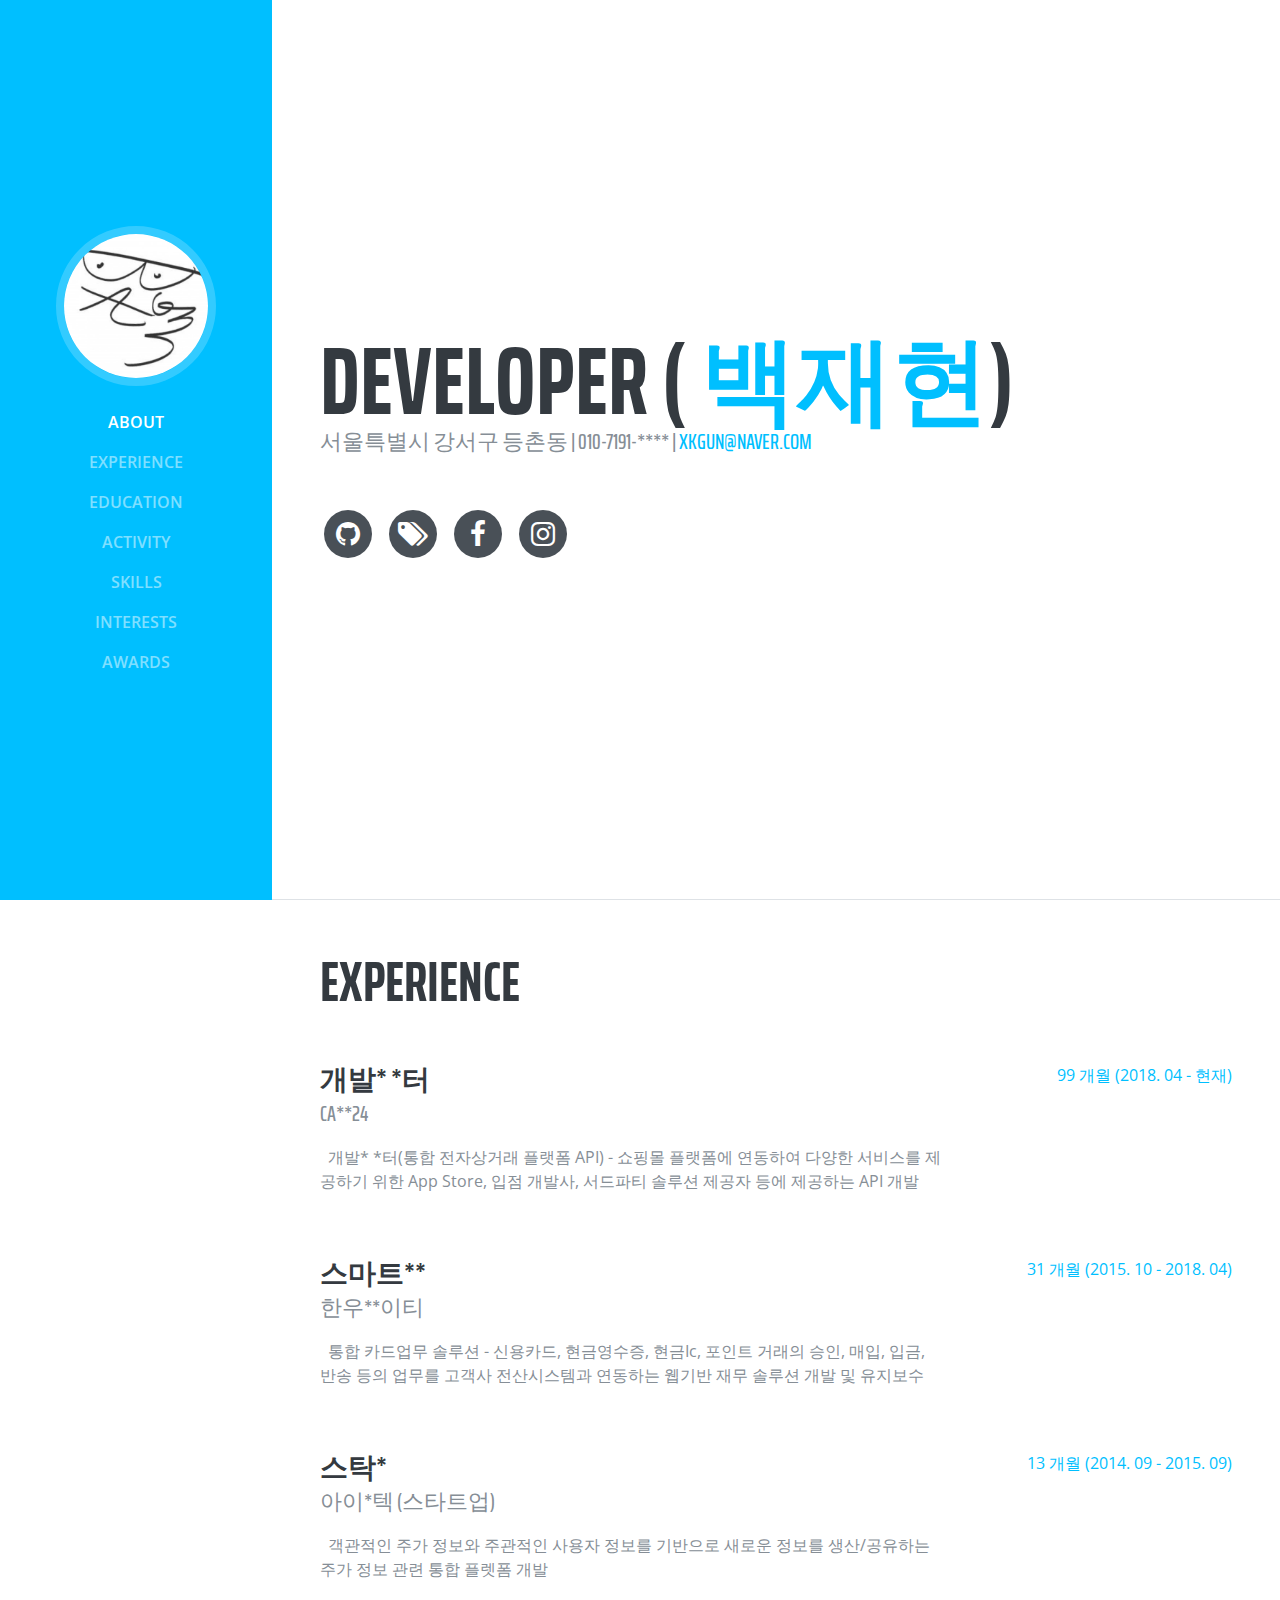
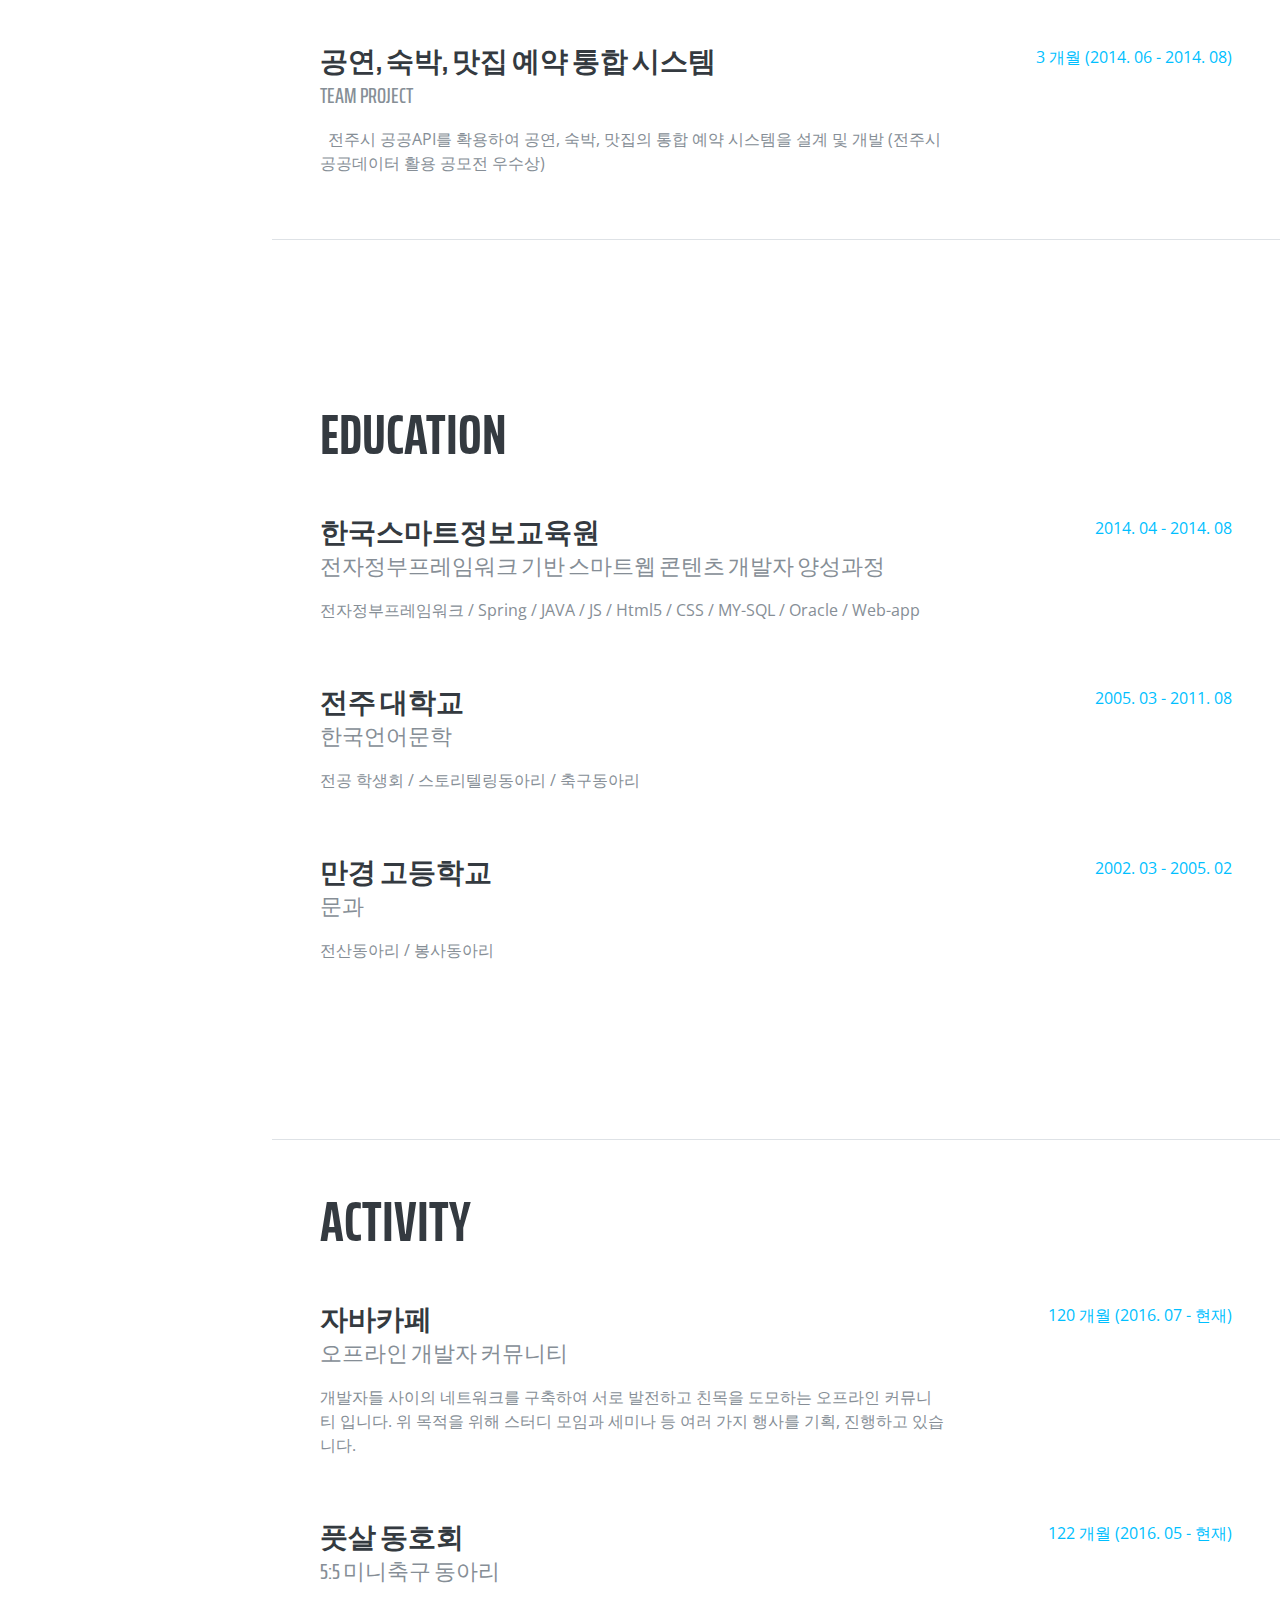
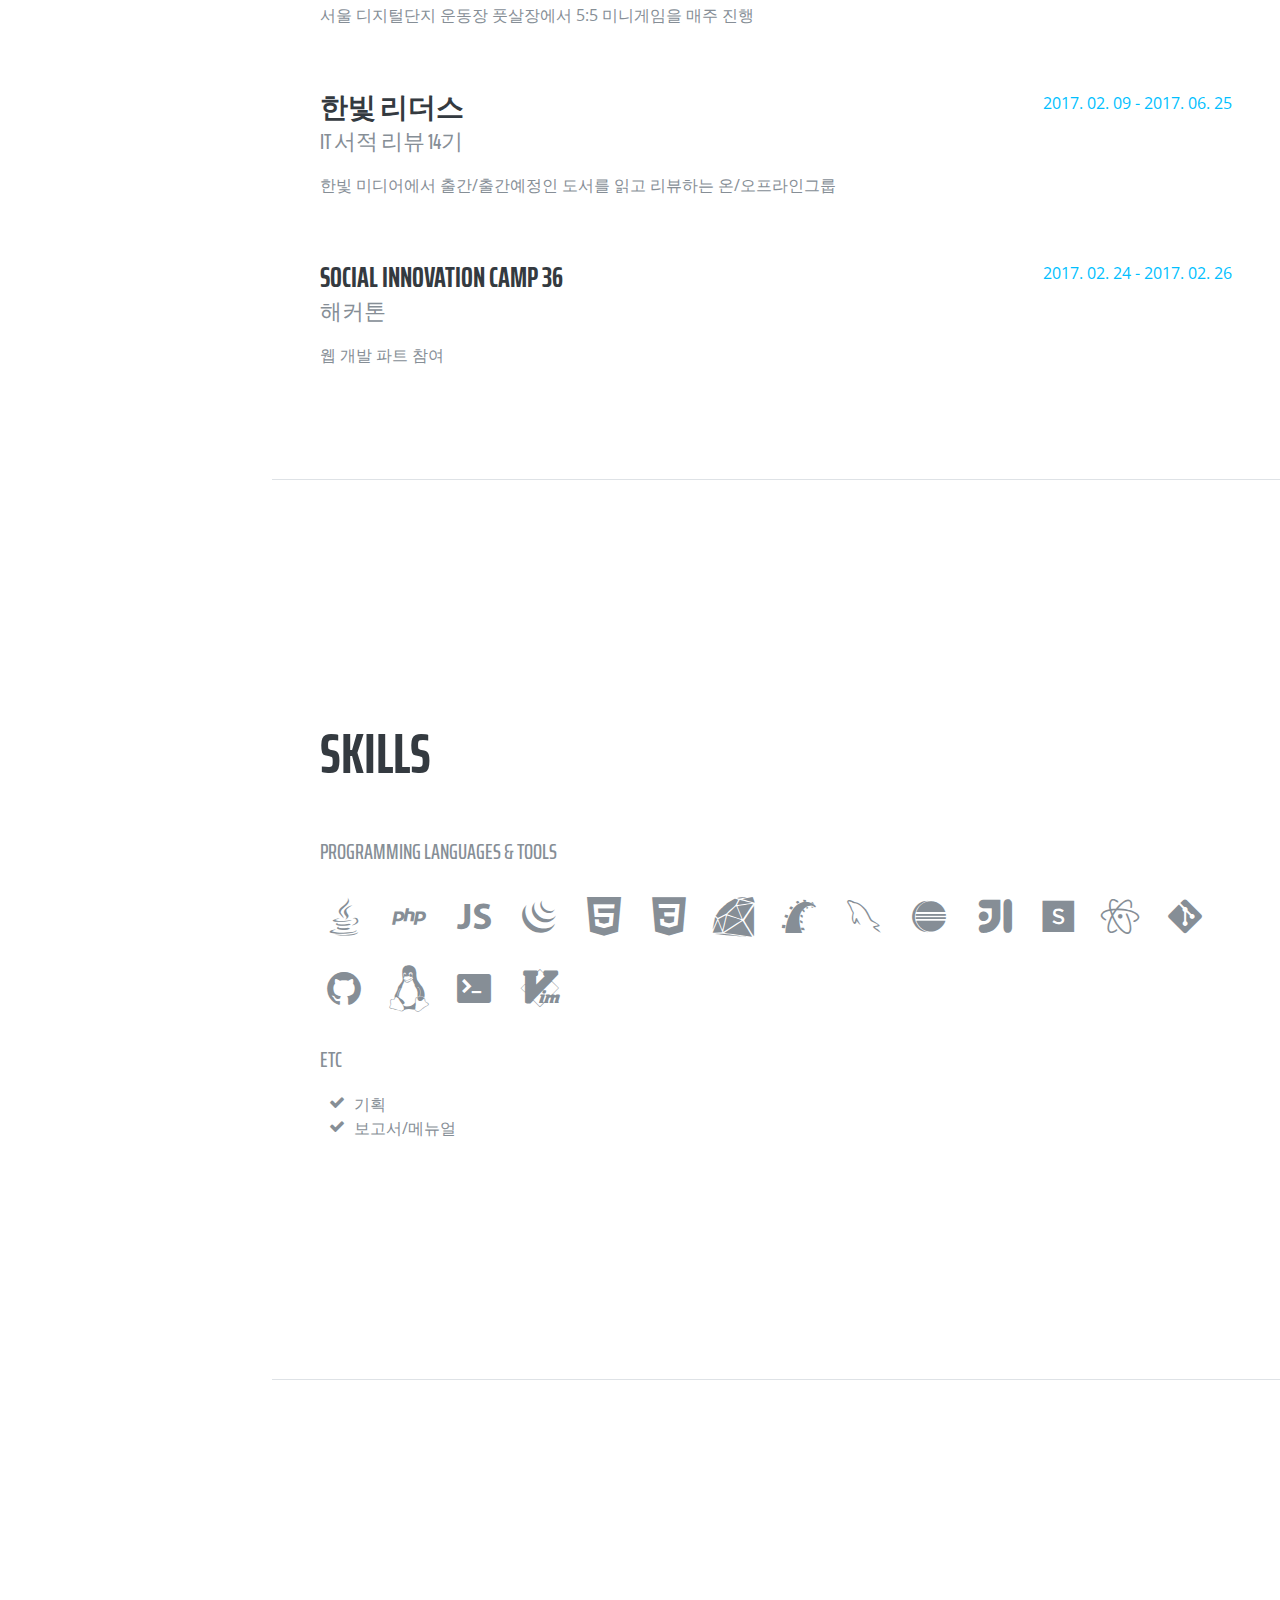
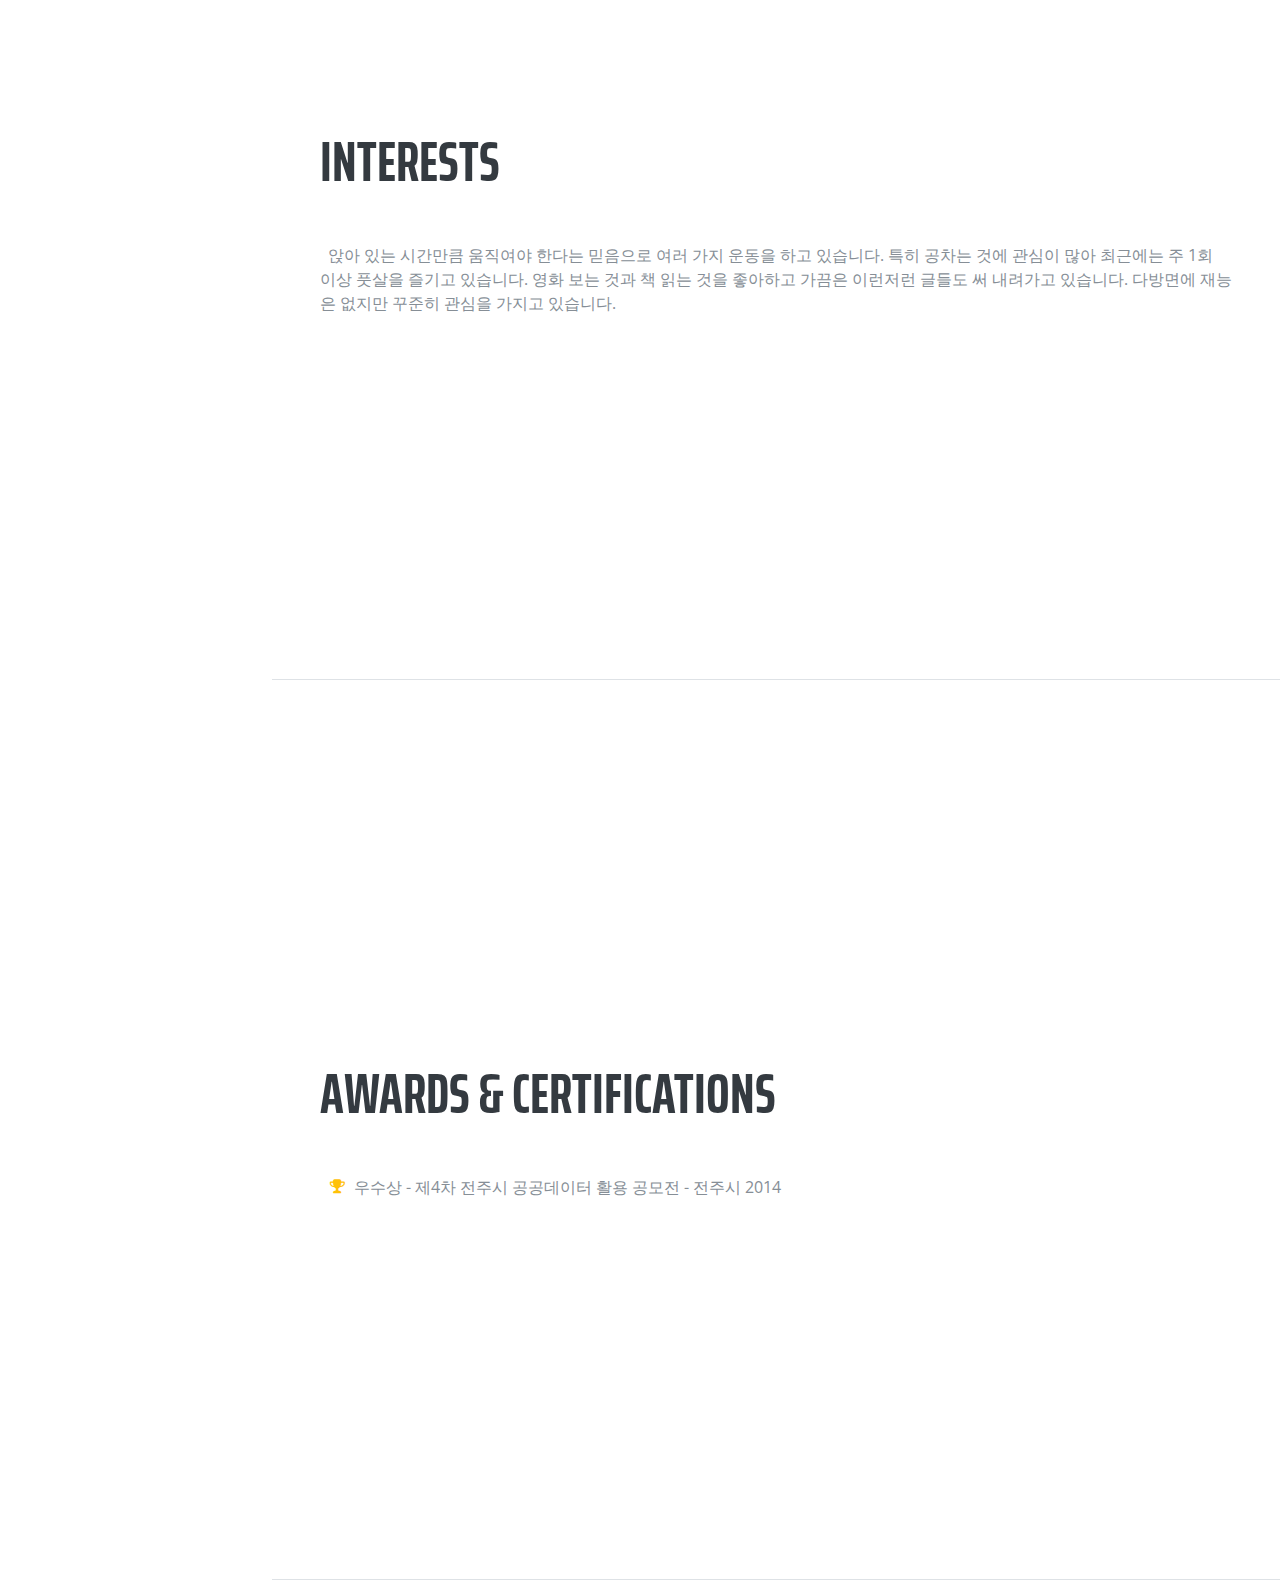
<file: index.html>
<!DOCTYPE html>
<html lang="en">

  <head>
    <meta charset="utf-8">
    <meta name="viewport" content="width=device-width, initial-scale=1, shrink-to-fit=no">
    <meta name="author" content="개발자 백재현">
    <meta name="description" content="개발자 백재현의 개인 홈페이지입니다.">

    <meta property="og:type" content="website">
    <meta property="og:title" content="developer(백재현)">
    <meta property="og:description" content="개발자 백재현의 개인 홈페이지입니다.">
    <meta property="og:image" content="http://fast87.com/img/profile.jpg">
    <meta property="og:url" content="http://fast87.com/">
    <link rel="canonical" href="http://fast87.com/">
    <link rel="shortcut icon" type="image/x-icon" href="img/favicon.ico">

    <title>developer(백재현)</title>

    <!-- Bootstrap core CSS -->
    <link href="vendor/bootstrap/css/bootstrap.min.css" rel="stylesheet">

    <!-- Custom fonts for this template -->
    <link href="https://fonts.googleapis.com/css?family=Saira+Extra+Condensed:100,200,300,400,500,600,700,800,900" rel="stylesheet">
    <link href="https://fonts.googleapis.com/css?family=Open+Sans:300,300i,400,400i,600,600i,700,700i,800,800i" rel="stylesheet">
    <link href="vendor/font-awesome/css/font-awesome.min.css" rel="stylesheet">
    <link href="vendor/devicons/css/devicons.min.css" rel="stylesheet">
    <link href="vendor/simple-line-icons/css/simple-line-icons.css" rel="stylesheet">

    <!-- Custom styles for this template -->
    <link href="css/resume.css" rel="stylesheet">

  </head>

  <body id="page-top">

    <nav class="navbar navbar-expand-lg navbar-dark bg-primary fixed-top" id="sideNav">
      <a class="navbar-brand js-scroll-trigger" href="#page-top">
        <span class="d-block d-lg-none">developer (백재현)</span>
        <span class="d-none d-lg-block">
          <img class="img-fluid img-profile rounded-circle mx-auto mb-2" src="img/profile.jpg" alt="">
        </span>
      </a>
      <button class="navbar-toggler" type="button" data-toggle="collapse" data-target="#navbarSupportedContent" aria-controls="navbarSupportedContent" aria-expanded="false" aria-label="Toggle navigation">
        <span class="navbar-toggler-icon"></span>
      </button>
      <div class="collapse navbar-collapse" id="navbarSupportedContent">
        <ul class="navbar-nav">
          <li class="nav-item">
            <a class="nav-link js-scroll-trigger" href="#about">About</a>
          </li>
          <li class="nav-item">
            <a class="nav-link js-scroll-trigger" href="#experience">Experience</a>
          </li>
          <li class="nav-item">
            <a class="nav-link js-scroll-trigger" href="#education">Education</a>
          </li>
          <li class="nav-item">
            <a class="nav-link js-scroll-trigger" href="#activity">Activity</a>
          </li>
          <li class="nav-item">
            <a class="nav-link js-scroll-trigger" href="#skills">Skills</a>
          </li>
          <li class="nav-item">
            <a class="nav-link js-scroll-trigger" href="#interests">Interests</a>
          </li>
          <li class="nav-item">
            <a class="nav-link js-scroll-trigger" href="#awards">Awards</a>
          </li>
        </ul>
      </div>
    </nav>

    <div class="container-fluid p-0">

      <section class="resume-section p-3 p-lg-5 d-flex d-column" id="about">
        <div class="my-auto">
          <h1 class="mb-0">developer (
            <span class="text-primary">백재현</span>)
          </h1>
          <div class="subheading mb-5">서울특별시 강서구 등촌동  |  010-7191-****  |
            <a href="mailto:xkgun@naver.com">xkgun@naver.com</a>
          </div>
          <p class="mb-5"> </p>
          <ul class="list-inline list-social-icons mb-0">
            <li class="list-inline-item">
              <a href="https://github.com/jojonari/">
                <span class="fa-stack fa-lg">
                  <i class="fa fa-circle fa-stack-2x"></i>
                  <i class="fa fa-github fa-stack-1x fa-inverse"></i>
                </span>
              </a>
            </li>
            <li class="list-inline-item">
              <a href="http://jojonari.tistory.com/">
                <span class="fa-stack fa-lg">
                  <i class="fa fa-circle fa-stack-2x"></i>
                  <i class="fa fa-tags fa-stack-1x fa-inverse"></i>
                </span>
              </a>
            </li>
            <li class="list-inline-item">
              <a href="https://www.facebook.com/xkgunjh">
                <span class="fa-stack fa-lg">
                  <i class="fa fa-circle fa-stack-2x"></i>
                  <i class="fa fa-facebook fa-stack-1x fa-inverse"></i>
                </span>
              </a>
            </li>
            <li class="list-inline-item">
              <a href="https://www.instagram.com/xkgun">
                <span class="fa-stack fa-lg">
                  <i class="fa fa-circle fa-stack-2x"></i>
                  <i class="fa fa-instagram fa-stack-1x fa-inverse"></i>
                </span>
              </a>
            </li>
          </ul>
        </div>
      </section>

      <section class="resume-section p-3 p-lg-5 d-flex flex-column" id="experience">
        <div class="my-auto">
          <h2 class="mb-5">Experience</h2>
          <div class="resume-item d-flex flex-column flex-md-row mb-5">
            <div class="resume-content mr-auto">
              <h3 class="mb-0">개발* *터</h3>
              <div class="subheading mb-3">CA**24</div>
              <p>&nbsp;&nbsp;개발* *터(통합 전자상거래 플랫폼 API) - 쇼핑몰 플랫폼에 연동하여 다양한 서비스를 제공하기 위한 App Store, 입점 개발사, 서드파티 솔루션 제공자 등에 제공하는 API 개발</p>
            </div>
            <div class="resume-date text-md-right">
              <span class="text-primary" id="monthsWork">00 개월 (2018. 4 - 현재)</span>
            </div>
          </div>

          <div class="resume-item d-flex flex-column flex-md-row mb-5">
            <div class="resume-content mr-auto">
              <h3 class="mb-0">스마트**</h3>
              <div class="subheading mb-3">한우**이티</div>
              <p>&nbsp;&nbsp;통합 카드업무 솔루션 - 신용카드, 현금영수증, 현금Ic, 포인트 거래의 승인, 매입, 입금, 반송 등의 업무를 고객사 전산시스템과 연동하는 웹기반 재무 솔루션 개발 및 유지보수</p>
            </div>
            <div class="resume-date text-md-right">
              <span class="text-primary">31 개월 (2015. 10 - 2018. 04)</span>
            </div>
          </div>

          <div class="resume-item d-flex flex-column flex-md-row mb-5">
            <div class="resume-content mr-auto">
              <h3 class="mb-0">스탁*</h3>
              <div class="subheading mb-3">아이*텍 (스타트업)</div>
              <p>&nbsp;&nbsp;객관적인 주가 정보와 주관적인 사용자 정보를 기반으로 새로운 정보를 생산/공유하는 주가 정보 관련 통합 플렛폼 개발</p>
            </div>
            <div class="resume-date text-md-right">
              <span class="text-primary">13 개월 (2014. 09 - 2015. 09)</span>
            </div>
          </div>

          <div class="resume-item d-flex flex-column flex-md-row">
            <div class="resume-content mr-auto">
              <h3 class="mb-0">공연, 숙박, 맛집 예약 통합 시스템</h3>
              <div class="subheading mb-3">team project</div>
              <p>&nbsp;&nbsp;전주시 공공API를 확용하여 공연, 숙박, 맛집의 통합 예약 시스템을 설계 및 개발 (전주시 공공데이터 활용 공모전 우수상)</p>
            </div>
            <div class="resume-date text-md-right">
              <span class="text-primary">3 개월 (2014. 06 - 2014. 08)</span>
            </div>
          </div>

        </div>

      </section>

      <section class="resume-section p-3 p-lg-5 d-flex flex-column" id="education">
        <div class="my-auto">
          <h2 class="mb-5">Education</h2>

          <div class="resume-item d-flex flex-column flex-md-row mb-5">
            <div class="resume-content mr-auto">
              <h3 class="mb-0">한국스마트정보교육원</h3>
              <div class="subheading mb-3">전자정부프레임워크 기반 스마트웹 콘텐츠 개발자 양성과정</div>
              <div></div>
              <p>전자정부프레임워크 / Spring / JAVA / JS / Html5 / CSS / MY-SQL / Oracle / Web-app</p>
            </div>
            <div class="resume-date text-md-right">
              <span class="text-primary">2014. 04 - 2014. 08</span>
            </div>
          </div>

          <div class="resume-item d-flex flex-column flex-md-row mb-5">
            <div class="resume-content mr-auto">
              <h3 class="mb-0">전주 대학교</h3>
              <div class="subheading mb-3">한국언어문학</div>
              <div>전공 학생회 / 스토리텔링동아리 / 축구동아리</div>
              <p></p>
            </div>
            <div class="resume-date text-md-right">
              <span class="text-primary">2005. 03 - 2011. 08</span>
            </div>
          </div>

          <div class="resume-item d-flex flex-column flex-md-row">
            <div class="resume-content mr-auto">
              <h3 class="mb-0">만경 고등학교</h3>
              <div class="subheading mb-3">문과</div>
              <p>전산동아리 / 봉사동아리</p>
            </div>
            <div class="resume-date text-md-right">
              <span class="text-primary">2002. 03 - 2005. 02</span>
            </div>
          </div>

        </div>
      </section>

      <section class="resume-section p-3 p-lg-5 d-flex flex-column" id="activity">
        <div class="my-auto">
          <h2 class="mb-5">Activity</h2>

          <div class="resume-item d-flex flex-column flex-md-row mb-5">
            <div class="resume-content mr-auto">
              <h3 class="mb-0">자바카페</h3>
              <div class="subheading mb-3">오프라인 개발자 커뮤니티</div>
              <div></div>
              <p>개발자들 사이의 네트워크를 구축하여 서로 발전하고 친목을 도모하는 오프라인 커뮤니티 입니다. 위 목적을 위해 스터디 모임과 세미나 등 여러 가지 행사를 기획, 진행하고 있습니다.</p>
            </div>
            <div class="resume-date text-md-right">
              <span class="text-primary" id="monthsJavacafe">00 개월 (2016. 07 - 현재)</span>
            </div>
          </div>

          <div class="resume-item d-flex flex-column flex-md-row mb-5">
            <div class="resume-content mr-auto">
              <h3 class="mb-0">풋살 동호회</h3>
              <div class="subheading mb-3">5:5 미니축구 동아리</div>
              <p>서울 디지털단지 운동장 풋살장에서 5:5 미니게임을 매주 진행</p>
            </div>
            <div class="resume-date text-md-right">
              <span class="text-primary" id="monthsFootsal">00 개월 (2016. 05 - 현재)</span>
            </div>
          </div>

          <div class="resume-item d-flex flex-column flex-md-row mb-5">
            <div class="resume-content mr-auto">
              <h3 class="mb-0">한빛 리더스</h3>
              <div class="subheading mb-3">IT 서적 리뷰 14기</div>
              <p>한빛 미디어에서 출간/출간예정인 도서를 읽고 리뷰하는 온/오프라인그룹</p>
            </div>
            <div class="resume-date text-md-right">
              <span class="text-primary">2017. 02. 09 - 2017. 06. 25</span>
            </div>
          </div>

          <div class="resume-item d-flex flex-column flex-md-row mb-5">
            <div class="resume-content mr-auto">
              <h3 class="mb-0">Social Innovation Camp 36</h3>
              <div class="subheading mb-3">해커톤</div>
              <div>웹 개발 파트 참여</div>
              <p></p>
            </div>
            <div class="resume-date text-md-right">
              <span class="text-primary">2017. 02. 24 - 2017. 02. 26</span>
            </div>
          </div>
        </div>
      </section>

      <section class="resume-section p-3 p-lg-5 d-flex flex-column" id="skills">
        <div class="my-auto">
          <h2 class="mb-5">Skills</h2>

          <div class="subheading mb-3">Programming Languages &amp; Tools</div>
          <ul class="list-inline list-icons">
            <li class="list-inline-item">
              <i class="devicons devicons-java"></i>
            </li>
            <li class="list-inline-item">
              <i class="devicons devicons-php"></i>
            </li>
            <li class="list-inline-item">
              <i class="devicons devicons-javascript"></i>
            </li>
            <li class="list-inline-item">
              <i class="devicons devicons-jquery"></i>
            </li>
            <li class="list-inline-item">
              <i class="devicons devicons-html5"></i>
            </li>
            <li class="list-inline-item">
              <i class="devicons devicons-css3"></i>
            </li>
            <li class="list-inline-item">
              <i class="devicons devicons-ruby"></i>
            </li>
            <li class="list-inline-item">
              <i class="devicons devicons-ruby_on_rails"></i>
            </li>
            <li class="list-inline-item">
              <i class="devicons devicons-mysql"></i>
            </li>
            <li class="list-inline-item">
              <i class="devicons devicons-eclipse"></i>
            </li>
            <li class="list-inline-item">
              <i class="devicons devicons-intellij"></i>
            </li>
            <li class="list-inline-item">
              <i class="devicons devicons-sublime"></i>
            </li>
            <li class="list-inline-item">
              <i class="devicons devicons-atom"></i>
            </li>
            <li class="list-inline-item">
              <i class="devicons devicons-git"></i>
            </li>
            <li class="list-inline-item">
              <i class="devicons devicons-github_badge"></i>
            </li>
            <li class="list-inline-item">
              <i class="devicons devicons-linux"></i>
            </li>
            <li class="list-inline-item">
              <i class="devicons devicons-terminal"></i>
            </li>
            <li class="list-inline-item">
              <i class="devicons devicons-vim"></i>
            </li>
          </ul>

          <div class="subheading mb-3">etc</div>
          <ul class="fa-ul mb-0">
            <!-- <li>
              <i class="fa-li fa fa-check"></i>
              Mobile-First, Responsive Design</li>
            <li>
              <i class="fa-li fa fa-check"></i>
              Cross Browser Testing &amp; Debugging</li> -->
            <li>
              <i class="fa-li fa fa-check"></i>
              기획</li>
            <li>
              <i class="fa-li fa fa-check"></i>
              보고서/메뉴얼</li>
          </ul>
        </div>
      </section>

      <section class="resume-section p-3 p-lg-5 d-flex flex-column" id="interests">
        <div class="my-auto">
          <h2 class="mb-5">Interests</h2>
          <p>­­­&nbsp;&nbsp;앉아 있는 시간만큼 움직여야 한다는 믿음으로 여러 가지 운동을 하고 있습니다. 특히 공차는 것에 관심이 많아 최근에는 주 1회 이상 풋살을 즐기고 있습니다. 영화 보는 것과 책 읽는 것을 좋아하고 가끔은 이런저런 글들도 써 내려가고 있습니다. 다방면에 재능은 없지만 꾸준히 관심을 가지고 있습니다.</p>

        </div>
      </section>

      <section class="resume-section p-3 p-lg-5 d-flex flex-column" id="awards">
        <div class="my-auto">
          <h2 class="mb-5">Awards &amp; Certifications</h2>
          <ul class="fa-ul mb-0">
            <li>
              <i class="fa-li fa fa-trophy text-warning"></i>
              <!-- 2<sup>nd</sup> -->
              우수상 - 제4차 전주시 공공데이터 활용 공모전 - 전주시 2014</li>
          </ul>
        </div>
      </section>

    </div>

    <!-- Bootstrap core JavaScript -->
    <script src="vendor/jquery/jquery.min.js"></script>
    <script src="vendor/bootstrap/js/bootstrap.bundle.min.js"></script>

    <!-- Plugin JavaScript -->
    <script src="vendor/jquery-easing/jquery.easing.min.js"></script>

    <!-- Custom scripts for this template -->
    <script src="js/resume.js"></script>

  </body>

</html>
</file>
<file: vendor/simple-line-icons/css/simple-line-icons.css>
@font-face {
  font-family: 'simple-line-icons';
  src: url('../fonts/Simple-Line-Icons.eot?v=2.4.0');
  src: url('../fonts/Simple-Line-Icons.eot?v=2.4.0#iefix') format('embedded-opentype'), url('../fonts/Simple-Line-Icons.woff2?v=2.4.0') format('woff2'), url('../fonts/Simple-Line-Icons.ttf?v=2.4.0') format('truetype'), url('../fonts/Simple-Line-Icons.woff?v=2.4.0') format('woff'), url('../fonts/Simple-Line-Icons.svg?v=2.4.0#simple-line-icons') format('svg');
  font-weight: normal;
  font-style: normal;
}
/*
 Use the following CSS code if you want to have a class per icon.
 Instead of a list of all class selectors, you can use the generic [class*="icon-"] selector, but it's slower:
*/
.icon-user,
.icon-people,
.icon-user-female,
.icon-user-follow,
.icon-user-following,
.icon-user-unfollow,
.icon-login,
.icon-logout,
.icon-emotsmile,
.icon-phone,
.icon-call-end,
.icon-call-in,
.icon-call-out,
.icon-map,
.icon-location-pin,
.icon-direction,
.icon-directions,
.icon-compass,
.icon-layers,
.icon-menu,
.icon-list,
.icon-options-vertical,
.icon-options,
.icon-arrow-down,
.icon-arrow-left,
.icon-arrow-right,
.icon-arrow-up,
.icon-arrow-up-circle,
.icon-arrow-left-circle,
.icon-arrow-right-circle,
.icon-arrow-down-circle,
.icon-check,
.icon-clock,
.icon-plus,
.icon-minus,
.icon-close,
.icon-event,
.icon-exclamation,
.icon-organization,
.icon-trophy,
.icon-screen-smartphone,
.icon-screen-desktop,
.icon-plane,
.icon-notebook,
.icon-mustache,
.icon-mouse,
.icon-magnet,
.icon-energy,
.icon-disc,
.icon-cursor,
.icon-cursor-move,
.icon-crop,
.icon-chemistry,
.icon-speedometer,
.icon-shield,
.icon-screen-tablet,
.icon-magic-wand,
.icon-hourglass,
.icon-graduation,
.icon-ghost,
.icon-game-controller,
.icon-fire,
.icon-eyeglass,
.icon-envelope-open,
.icon-envelope-letter,
.icon-bell,
.icon-badge,
.icon-anchor,
.icon-wallet,
.icon-vector,
.icon-speech,
.icon-puzzle,
.icon-printer,
.icon-present,
.icon-playlist,
.icon-pin,
.icon-picture,
.icon-handbag,
.icon-globe-alt,
.icon-globe,
.icon-folder-alt,
.icon-folder,
.icon-film,
.icon-feed,
.icon-drop,
.icon-drawer,
.icon-docs,
.icon-doc,
.icon-diamond,
.icon-cup,
.icon-calculator,
.icon-bubbles,
.icon-briefcase,
.icon-book-open,
.icon-basket-loaded,
.icon-basket,
.icon-bag,
.icon-action-undo,
.icon-action-redo,
.icon-wrench,
.icon-umbrella,
.icon-trash,
.icon-tag,
.icon-support,
.icon-frame,
.icon-size-fullscreen,
.icon-size-actual,
.icon-shuffle,
.icon-share-alt,
.icon-share,
.icon-rocket,
.icon-question,
.icon-pie-chart,
.icon-pencil,
.icon-note,
.icon-loop,
.icon-home,
.icon-grid,
.icon-graph,
.icon-microphone,
.icon-music-tone-alt,
.icon-music-tone,
.icon-earphones-alt,
.icon-earphones,
.icon-equalizer,
.icon-like,
.icon-dislike,
.icon-control-start,
.icon-control-rewind,
.icon-control-play,
.icon-control-pause,
.icon-control-forward,
.icon-control-end,
.icon-volume-1,
.icon-volume-2,
.icon-volume-off,
.icon-calendar,
.icon-bulb,
.icon-chart,
.icon-ban,
.icon-bubble,
.icon-camrecorder,
.icon-camera,
.icon-cloud-download,
.icon-cloud-upload,
.icon-envelope,
.icon-eye,
.icon-flag,
.icon-heart,
.icon-info,
.icon-key,
.icon-link,
.icon-lock,
.icon-lock-open,
.icon-magnifier,
.icon-magnifier-add,
.icon-magnifier-remove,
.icon-paper-clip,
.icon-paper-plane,
.icon-power,
.icon-refresh,
.icon-reload,
.icon-settings,
.icon-star,
.icon-symbol-female,
.icon-symbol-male,
.icon-target,
.icon-credit-card,
.icon-paypal,
.icon-social-tumblr,
.icon-social-twitter,
.icon-social-facebook,
.icon-social-instagram,
.icon-social-linkedin,
.icon-social-pinterest,
.icon-social-github,
.icon-social-google,
.icon-social-reddit,
.icon-social-skype,
.icon-social-dribbble,
.icon-social-behance,
.icon-social-foursqare,
.icon-social-soundcloud,
.icon-social-spotify,
.icon-social-stumbleupon,
.icon-social-youtube,
.icon-social-dropbox,
.icon-social-vkontakte,
.icon-social-steam {
  font-family: 'simple-line-icons';
  speak: none;
  font-style: normal;
  font-weight: normal;
  font-variant: normal;
  text-transform: none;
  line-height: 1;
  /* Better Font Rendering =========== */
  -webkit-font-smoothing: antialiased;
  -moz-osx-font-smoothing: grayscale;
}
.icon-user:before {
  content: "\e005";
}
.icon-people:before {
  content: "\e001";
}
.icon-user-female:before {
  content: "\e000";
}
.icon-user-follow:before {
  content: "\e002";
}
.icon-user-following:before {
  content: "\e003";
}
.icon-user-unfollow:before {
  content: "\e004";
}
.icon-login:before {
  content: "\e066";
}
.icon-logout:before {
  content: "\e065";
}
.icon-emotsmile:before {
  content: "\e021";
}
.icon-phone:before {
  content: "\e600";
}
.icon-call-end:before {
  content: "\e048";
}
.icon-call-in:before {
  content: "\e047";
}
.icon-call-out:before {
  content: "\e046";
}
.icon-map:before {
  content: "\e033";
}
.icon-location-pin:before {
  content: "\e096";
}
.icon-direction:before {
  content: "\e042";
}
.icon-directions:before {
  content: "\e041";
}
.icon-compass:before {
  content: "\e045";
}
.icon-layers:before {
  content: "\e034";
}
.icon-menu:before {
  content: "\e601";
}
.icon-list:before {
  content: "\e067";
}
.icon-options-vertical:before {
  content: "\e602";
}
.icon-options:before {
  content: "\e603";
}
.icon-arrow-down:before {
  content: "\e604";
}
.icon-arrow-left:before {
  content: "\e605";
}
.icon-arrow-right:before {
  content: "\e606";
}
.icon-arrow-up:before {
  content: "\e607";
}
.icon-arrow-up-circle:before {
  content: "\e078";
}
.icon-arrow-left-circle:before {
  content: "\e07a";
}
.icon-arrow-right-circle:before {
  content: "\e079";
}
.icon-arrow-down-circle:before {
  content: "\e07b";
}
.icon-check:before {
  content: "\e080";
}
.icon-clock:before {
  content: "\e081";
}
.icon-plus:before {
  content: "\e095";
}
.icon-minus:before {
  content: "\e615";
}
.icon-close:before {
  content: "\e082";
}
.icon-event:before {
  content: "\e619";
}
.icon-exclamation:before {
  content: "\e617";
}
.icon-organization:before {
  content: "\e616";
}
.icon-trophy:before {
  content: "\e006";
}
.icon-screen-smartphone:before {
  content: "\e010";
}
.icon-screen-desktop:before {
  content: "\e011";
}
.icon-plane:before {
  content: "\e012";
}
.icon-notebook:before {
  content: "\e013";
}
.icon-mustache:before {
  content: "\e014";
}
.icon-mouse:before {
  content: "\e015";
}
.icon-magnet:before {
  content: "\e016";
}
.icon-energy:before {
  content: "\e020";
}
.icon-disc:before {
  content: "\e022";
}
.icon-cursor:before {
  content: "\e06e";
}
.icon-cursor-move:before {
  content: "\e023";
}
.icon-crop:before {
  content: "\e024";
}
.icon-chemistry:before {
  content: "\e026";
}
.icon-speedometer:before {
  content: "\e007";
}
.icon-shield:before {
  content: "\e00e";
}
.icon-screen-tablet:before {
  content: "\e00f";
}
.icon-magic-wand:before {
  content: "\e017";
}
.icon-hourglass:before {
  content: "\e018";
}
.icon-graduation:before {
  content: "\e019";
}
.icon-ghost:before {
  content: "\e01a";
}
.icon-game-controller:before {
  content: "\e01b";
}
.icon-fire:before {
  content: "\e01c";
}
.icon-eyeglass:before {
  content: "\e01d";
}
.icon-envelope-open:before {
  content: "\e01e";
}
.icon-envelope-letter:before {
  content: "\e01f";
}
.icon-bell:before {
  content: "\e027";
}
.icon-badge:before {
  content: "\e028";
}
.icon-anchor:before {
  content: "\e029";
}
.icon-wallet:before {
  content: "\e02a";
}
.icon-vector:before {
  content: "\e02b";
}
.icon-speech:before {
  content: "\e02c";
}
.icon-puzzle:before {
  content: "\e02d";
}
.icon-printer:before {
  content: "\e02e";
}
.icon-present:before {
  content: "\e02f";
}
.icon-playlist:before {
  content: "\e030";
}
.icon-pin:before {
  content: "\e031";
}
.icon-picture:before {
  content: "\e032";
}
.icon-handbag:before {
  content: "\e035";
}
.icon-globe-alt:before {
  content: "\e036";
}
.icon-globe:before {
  content: "\e037";
}
.icon-folder-alt:before {
  content: "\e039";
}
.icon-folder:before {
  content: "\e089";
}
.icon-film:before {
  content: "\e03a";
}
.icon-feed:before {
  content: "\e03b";
}
.icon-drop:before {
  content: "\e03e";
}
.icon-drawer:before {
  content: "\e03f";
}
.icon-docs:before {
  content: "\e040";
}
.icon-doc:before {
  content: "\e085";
}
.icon-diamond:before {
  content: "\e043";
}
.icon-cup:before {
  content: "\e044";
}
.icon-calculator:before {
  content: "\e049";
}
.icon-bubbles:before {
  content: "\e04a";
}
.icon-briefcase:before {
  content: "\e04b";
}
.icon-book-open:before {
  content: "\e04c";
}
.icon-basket-loaded:before {
  content: "\e04d";
}
.icon-basket:before {
  content: "\e04e";
}
.icon-bag:before {
  content: "\e04f";
}
.icon-action-undo:before {
  content: "\e050";
}
.icon-action-redo:before {
  content: "\e051";
}
.icon-wrench:before {
  content: "\e052";
}
.icon-umbrella:before {
  content: "\e053";
}
.icon-trash:before {
  content: "\e054";
}
.icon-tag:before {
  content: "\e055";
}
.icon-support:before {
  content: "\e056";
}
.icon-frame:before {
  content: "\e038";
}
.icon-size-fullscreen:before {
  content: "\e057";
}
.icon-size-actual:before {
  content: "\e058";
}
.icon-shuffle:before {
  content: "\e059";
}
.icon-share-alt:before {
  content: "\e05a";
}
.icon-share:before {
  content: "\e05b";
}
.icon-rocket:before {
  content: "\e05c";
}
.icon-question:before {
  content: "\e05d";
}
.icon-pie-chart:before {
  content: "\e05e";
}
.icon-pencil:before {
  content: "\e05f";
}
.icon-note:before {
  content: "\e060";
}
.icon-loop:before {
  content: "\e064";
}
.icon-home:before {
  content: "\e069";
}
.icon-grid:before {
  content: "\e06a";
}
.icon-graph:before {
  content: "\e06b";
}
.icon-microphone:before {
  content: "\e063";
}
.icon-music-tone-alt:before {
  content: "\e061";
}
.icon-music-tone:before {
  content: "\e062";
}
.icon-earphones-alt:before {
  content: "\e03c";
}
.icon-earphones:before {
  content: "\e03d";
}
.icon-equalizer:before {
  content: "\e06c";
}
.icon-like:before {
  content: "\e068";
}
.icon-dislike:before {
  content: "\e06d";
}
.icon-control-start:before {
  content: "\e06f";
}
.icon-control-rewind:before {
  content: "\e070";
}
.icon-control-play:before {
  content: "\e071";
}
.icon-control-pause:before {
  content: "\e072";
}
.icon-control-forward:before {
  content: "\e073";
}
.icon-control-end:before {
  content: "\e074";
}
.icon-volume-1:before {
  content: "\e09f";
}
.icon-volume-2:before {
  content: "\e0a0";
}
.icon-volume-off:before {
  content: "\e0a1";
}
.icon-calendar:before {
  content: "\e075";
}
.icon-bulb:before {
  content: "\e076";
}
.icon-chart:before {
  content: "\e077";
}
.icon-ban:before {
  content: "\e07c";
}
.icon-bubble:before {
  content: "\e07d";
}
.icon-camrecorder:before {
  content: "\e07e";
}
.icon-camera:before {
  content: "\e07f";
}
.icon-cloud-download:before {
  content: "\e083";
}
.icon-cloud-upload:before {
  content: "\e084";
}
.icon-envelope:before {
  content: "\e086";
}
.icon-eye:before {
  content: "\e087";
}
.icon-flag:before {
  content: "\e088";
}
.icon-heart:before {
  content: "\e08a";
}
.icon-info:before {
  content: "\e08b";
}
.icon-key:before {
  content: "\e08c";
}
.icon-link:before {
  content: "\e08d";
}
.icon-lock:before {
  content: "\e08e";
}
.icon-lock-open:before {
  content: "\e08f";
}
.icon-magnifier:before {
  content: "\e090";
}
.icon-magnifier-add:before {
  content: "\e091";
}
.icon-magnifier-remove:before {
  content: "\e092";
}
.icon-paper-clip:before {
  content: "\e093";
}
.icon-paper-plane:before {
  content: "\e094";
}
.icon-power:before {
  content: "\e097";
}
.icon-refresh:before {
  content: "\e098";
}
.icon-reload:before {
  content: "\e099";
}
.icon-settings:before {
  content: "\e09a";
}
.icon-star:before {
  content: "\e09b";
}
.icon-symbol-female:before {
  content: "\e09c";
}
.icon-symbol-male:before {
  content: "\e09d";
}
.icon-target:before {
  content: "\e09e";
}
.icon-credit-card:before {
  content: "\e025";
}
.icon-paypal:before {
  content: "\e608";
}
.icon-social-tumblr:before {
  content: "\e00a";
}
.icon-social-twitter:before {
  content: "\e009";
}
.icon-social-facebook:before {
  content: "\e00b";
}
.icon-social-instagram:before {
  content: "\e609";
}
.icon-social-linkedin:before {
  content: "\e60a";
}
.icon-social-pinterest:before {
  content: "\e60b";
}
.icon-social-github:before {
  content: "\e60c";
}
.icon-social-google:before {
  content: "\e60d";
}
.icon-social-reddit:before {
  content: "\e60e";
}
.icon-social-skype:before {
  content: "\e60f";
}
.icon-social-dribbble:before {
  content: "\e00d";
}
.icon-social-behance:before {
  content: "\e610";
}
.icon-social-foursqare:before {
  content: "\e611";
}
.icon-social-soundcloud:before {
  content: "\e612";
}
.icon-social-spotify:before {
  content: "\e613";
}
.icon-social-stumbleupon:before {
  content: "\e614";
}
.icon-social-youtube:before {
  content: "\e008";
}
.icon-social-dropbox:before {
  content: "\e00c";
}
.icon-social-vkontakte:before {
  content: "\e618";
}
.icon-social-steam:before {
  content: "\e620";
}
</file>
<file: vendor/devicons/css/devicons.min.css>
/*!
 *  Devicons 1.8.0 made by Theodore Vorillas / http://vorillaz.com 
 */
@font-face{font-family:devicons;src:url(../fonts/devicons.eot?xqxft6);src:url(../fonts/devicons.eot?#iefixxqxft6) format("embedded-opentype"),url(../fonts/devicons.woff?xqxft6) format("woff"),url(../fonts/devicons.ttf?xqxft6) format("truetype"),url(../fonts/devicons.svg?xqxft6#devicons) format("svg");font-weight:400;font-style:normal}.devicons{font-family:devicons;speak:none;font-style:normal;font-weight:400;font-variant:normal;text-transform:none;line-height:1;-webkit-font-smoothing:antialiased;-moz-osx-font-smoothing:grayscale}.devicons-git:before{content:"\e602"}.devicons-git_compare:before{content:"\e628"}.devicons-git_branch:before{content:"\e625"}.devicons-git_commit:before{content:"\e629"}.devicons-git_pull_request:before{content:"\e626"}.devicons-git_merge:before{content:"\e627"}.devicons-bitbucket:before{content:"\e603"}.devicons-github_alt:before{content:"\e608"}.devicons-github_badge:before{content:"\e609"}.devicons-github:before{content:"\e60a"}.devicons-github_full:before{content:"\e617"}.devicons-java:before{content:"\e638"}.devicons-ruby:before{content:"\e639"}.devicons-scala:before{content:"\e637"}.devicons-python:before{content:"\e63c"}.devicons-go:before{content:"\e624"}.devicons-ruby_on_rails:before{content:"\e63b"}.devicons-django:before{content:"\e61d"}.devicons-markdown:before{content:"\e63e"}.devicons-php:before{content:"\e63d"}.devicons-mysql:before{content:"\e604"}.devicons-streamline:before{content:"\e605"}.devicons-database:before{content:"\e606"}.devicons-laravel:before{content:"\e63f"}.devicons-javascript:before{content:"\e64e"}.devicons-angular:before{content:"\e653"}.devicons-backbone:before{content:"\e652"}.devicons-coffeescript:before{content:"\e651"}.devicons-jquery:before{content:"\e650"}.devicons-modernizr:before{content:"\e620"}.devicons-jquery_ui:before{content:"\e654"}.devicons-ember:before{content:"\e61b"}.devicons-dojo:before{content:"\e61c"}.devicons-nodejs:before{content:"\e619"}.devicons-nodejs_small:before{content:"\e618"}.devicons-javascript_shield:before{content:"\e64f"}.devicons-bootstrap:before{content:"\e647"}.devicons-sass:before{content:"\e64b"}.devicons-css3_full:before{content:"\e64a"}.devicons-css3:before{content:"\e649"}.devicons-html5:before{content:"\e636"}.devicons-html5_multimedia:before{content:"\e632"}.devicons-html5_device_access:before{content:"\e633"}.devicons-html5_3d_effects:before{content:"\e635"}.devicons-html5_connectivity:before{content:"\e634"}.devicons-ghost_small:before{content:"\e614"}.devicons-ghost:before{content:"\e61f"}.devicons-magento:before{content:"\e640"}.devicons-joomla:before{content:"\e641"}.devicons-jekyll_small:before{content:"\e60d"}.devicons-drupal:before{content:"\e642"}.devicons-wordpress:before{content:"\e60b"}.devicons-grunt:before{content:"\e64c"}.devicons-bower:before{content:"\e64d"}.devicons-npm:before{content:"\e61e"}.devicons-yahoo_small:before{content:"\e62b"}.devicons-yahoo:before{content:"\e615"}.devicons-bing_small:before{content:"\e600"}.devicons-windows:before{content:"\e60f"}.devicons-linux:before{content:"\e612"}.devicons-ubuntu:before{content:"\e63a"}.devicons-android:before{content:"\e60e"}.devicons-apple:before{content:"\e611"}.devicons-appstore:before{content:"\e613"}.devicons-phonegap:before{content:"\e630"}.devicons-blackberry:before{content:"\e623"}.devicons-stackoverflow:before{content:"\e610"}.devicons-techcrunch:before{content:"\e62c"}.devicons-codrops:before{content:"\e62f"}.devicons-css_tricks:before{content:"\e601"}.devicons-smashing_magazine:before{content:"\e62d"}.devicons-netmagazine:before{content:"\e62e"}.devicons-codepen:before{content:"\e616"}.devicons-cssdeck:before{content:"\e62a"}.devicons-hackernews:before{content:"\e61a"}.devicons-dropbox:before{content:"\e607"}.devicons-google_drive:before{content:"\e631"}.devicons-visualstudio:before{content:"\e60c"}.devicons-unity_small:before{content:"\e621"}.devicons-raspberry_pi:before{content:"\e622"}.devicons-chrome:before{content:"\e643"}.devicons-ie:before{content:"\e644"}.devicons-firefox:before{content:"\e645"}.devicons-opera:before{content:"\e646"}.devicons-safari:before{content:"\e648"}.devicons-swift:before{content:"\e655"}.devicons-symfony:before{content:"\e656"}.devicons-symfony_badge:before{content:"\e657"}.devicons-less:before{content:"\e658"}.devicons-stylus:before{content:"\e659"}.devicons-trello:before{content:"\e65a"}.devicons-atlassian:before{content:"\e65b"}.devicons-jira:before{content:"\e65c"}.devicons-envato:before{content:"\e65d"}.devicons-snap_svg:before{content:"\e65e"}.devicons-raphael:before{content:"\e65f"}.devicons-google_analytics:before{content:"\e660"}.devicons-compass:before{content:"\e661"}.devicons-onedrive:before{content:"\e662"}.devicons-gulp:before{content:"\e663"}.devicons-atom:before{content:"\e664"}.devicons-cisco:before{content:"\e665"}.devicons-nancy:before{content:"\e666"}.devicons-clojure:before{content:"\e668"}.devicons-clojure_alt:before{content:"\e66a"}.devicons-perl:before{content:"\e669"}.devicons-celluloid:before{content:"\e66b"}.devicons-w3c:before{content:"\e66c"}.devicons-redis:before{content:"\e66d"}.devicons-postgresql:before{content:"\e66e"}.devicons-webplatform:before{content:"\e66f"}.devicons-jenkins:before{content:"\e667"}.devicons-requirejs:before{content:"\e670"}.devicons-opensource:before{content:"\e671"}.devicons-typo3:before{content:"\e672"}.devicons-uikit:before{content:"\e673"}.devicons-doctrine:before{content:"\e674"}.devicons-groovy:before{content:"\e675"}.devicons-nginx:before{content:"\e676"}.devicons-haskell:before{content:"\e677"}.devicons-zend:before{content:"\e678"}.devicons-gnu:before{content:"\e679"}.devicons-yeoman:before{content:"\e67a"}.devicons-heroku:before{content:"\e67b"}.devicons-debian:before{content:"\e67d"}.devicons-travis:before{content:"\e67e"}.devicons-dotnet:before{content:"\e67f"}.devicons-codeigniter:before{content:"\e680"}.devicons-javascript_badge:before{content:"\e681"}.devicons-yii:before{content:"\e682"}.devicons-msql_server:before{content:"\e67c"}.devicons-composer:before{content:"\e683"}.devicons-krakenjs_badge:before{content:"\e684"}.devicons-krakenjs:before{content:"\e685"}.devicons-mozilla:before{content:"\e686"}.devicons-firebase:before{content:"\e687"}.devicons-sizzlejs:before{content:"\e688"}.devicons-creativecommons:before{content:"\e689"}.devicons-creativecommons_badge:before{content:"\e68a"}.devicons-mitlicence:before{content:"\e68b"}.devicons-senchatouch:before{content:"\e68c"}.devicons-bugsense:before{content:"\e68d"}.devicons-extjs:before{content:"\e68e"}.devicons-mootools_badge:before{content:"\e68f"}.devicons-mootools:before{content:"\e690"}.devicons-ruby_rough:before{content:"\e691"}.devicons-komodo:before{content:"\e692"}.devicons-coda:before{content:"\e693"}.devicons-bintray:before{content:"\e694"}.devicons-terminal:before{content:"\e695"}.devicons-code:before{content:"\e696"}.devicons-responsive:before{content:"\e697"}.devicons-dart:before{content:"\e698"}.devicons-aptana:before{content:"\e699"}.devicons-mailchimp:before{content:"\e69a"}.devicons-netbeans:before{content:"\e69b"}.devicons-dreamweaver:before{content:"\e69c"}.devicons-brackets:before{content:"\e69d"}.devicons-eclipse:before{content:"\e69e"}.devicons-cloud9:before{content:"\e69f"}.devicons-scrum:before{content:"\e6a0"}.devicons-prolog:before{content:"\e6a1"}.devicons-terminal_badge:before{content:"\e6a2"}.devicons-code_badge:before{content:"\e6a3"}.devicons-mongodb:before{content:"\e6a4"}.devicons-meteor:before{content:"\e6a5"}.devicons-meteorfull:before{content:"\e6a6"}.devicons-fsharp:before{content:"\e6a7"}.devicons-rust:before{content:"\e6a8"}.devicons-ionic:before{content:"\e6a9"}.devicons-sublime:before{content:"\e6aa"}.devicons-appcelerator:before{content:"\e6ab"}.devicons-asterisk:before{content:"\e6ac"}.devicons-aws:before{content:"\e6ad"}.devicons-digital-ocean:before{content:"\e6ae"}.devicons-dlang:before{content:"\e6af"}.devicons-docker:before{content:"\e6b0"}.devicons-erlang:before{content:"\e6b1"}.devicons-google-cloud-platform:before{content:"\e6b2"}.devicons-grails:before{content:"\e6b3"}.devicons-illustrator:before{content:"\e6b4"}.devicons-intellij:before{content:"\e6b5"}.devicons-materializecss:before{content:"\e6b6"}.devicons-openshift:before{content:"\e6b7"}.devicons-photoshop:before{content:"\e6b8"}.devicons-rackspace:before{content:"\e6b9"}.devicons-react:before{content:"\e6ba"}.devicons-redhat:before{content:"\e6bb"}.devicons-scriptcs:before{content:"\e6bc"}.devicons-sqllite:before{content:"\e6c4"}.devicons-vim:before{content:"\e6c5"}
</file>
<file: css/resume.css>
/*!
 * Start Bootstrap - Resume v4.0.0-beta.2 (https://startbootstrap.com/template-overviews/resume)
 * Copyright 2013-2017 Start Bootstrap
 * Licensed under MIT (https://github.com/BlackrockDigital/startbootstrap-resume/blob/master/LICENSE)
 */
body {
  font-family: 'Open Sans', serif;
  padding-top: 54px;
  color: #868e96; }

@media (min-width: 992px) {
  body {
    padding-top: 0;
    padding-left: 17rem; } }

h1,
h2,
h3,
h4,
h5,
h6 {
  font-family: 'Saira Extra Condensed', serif;
  font-weight: 700;
  text-transform: uppercase;
  color: #343a40; }

h1 {
  font-size: 6rem;
  line-height: 5.5rem; }

h2 {
  font-size: 3.5rem; }

.subheading {
  text-transform: uppercase;
  font-weight: 500;
  font-family: 'Saira Extra Condensed', serif;
  font-size: 1.35rem; }

.list-social-icons a {
  color: #495057; }
  .list-social-icons a:hover {
    color: #00BFFF; }
  .list-social-icons a .fa-lg {
    font-size: 1.75rem; }

.list-icons {
  font-size: 3rem; }
  .list-icons .list-inline-item i:hover {
    color: #00BFFF; }

#sideNav .navbar-nav .nav-item .nav-link {
  font-weight: 600;
  text-transform: uppercase; }

@media (min-width: 992px) {
  #sideNav {
    text-align: center;
    position: fixed;
    top: 0;
    left: 0;
    display: flex;
    flex-direction: column;
    width: 17rem;
    height: 100vh; }
    #sideNav .navbar-brand {
      display: flex;
      margin: auto auto 0;
      padding: 0.5rem; }
      #sideNav .navbar-brand .img-profile {
        max-width: 10rem;
        max-height: 10rem;
        border: 0.5rem solid rgba(255, 255, 255, 0.2); }
    #sideNav .navbar-collapse {
      display: flex;
      align-items: flex-start;
      flex-grow: 0;
      width: 100%;
      margin-bottom: auto; }
      #sideNav .navbar-collapse .navbar-nav {
        flex-direction: column;
        width: 100%; }
        #sideNav .navbar-collapse .navbar-nav .nav-item {
          display: block; }
          #sideNav .navbar-collapse .navbar-nav .nav-item .nav-link {
            display: block; } }

section.resume-section {
  border-bottom: 1px solid #dee2e6;
  padding-top: 5rem !important;
  padding-bottom: 5rem !important; }
  section.resume-section .resume-item .resume-date {
    min-width: none; }

@media (min-width: 768px) {
  section.resume-section {
    min-height: 100vh; }
    section.resume-section .resume-item .resume-date {
      min-width: 18rem; } }

@media (min-width: 992px) {
  section.resume-section {
    padding-top: 3rem !important;
    padding-bottom: 3rem !important; } }

.bg-primary {
  background-color: #00BFFF !important; }

.text-primary {
  color: #00BFFF !important; }

a {
  color: #00BFFF; }
  a:hover, a:focus, a:active {
    color: #A9E2F3; }
</file>
